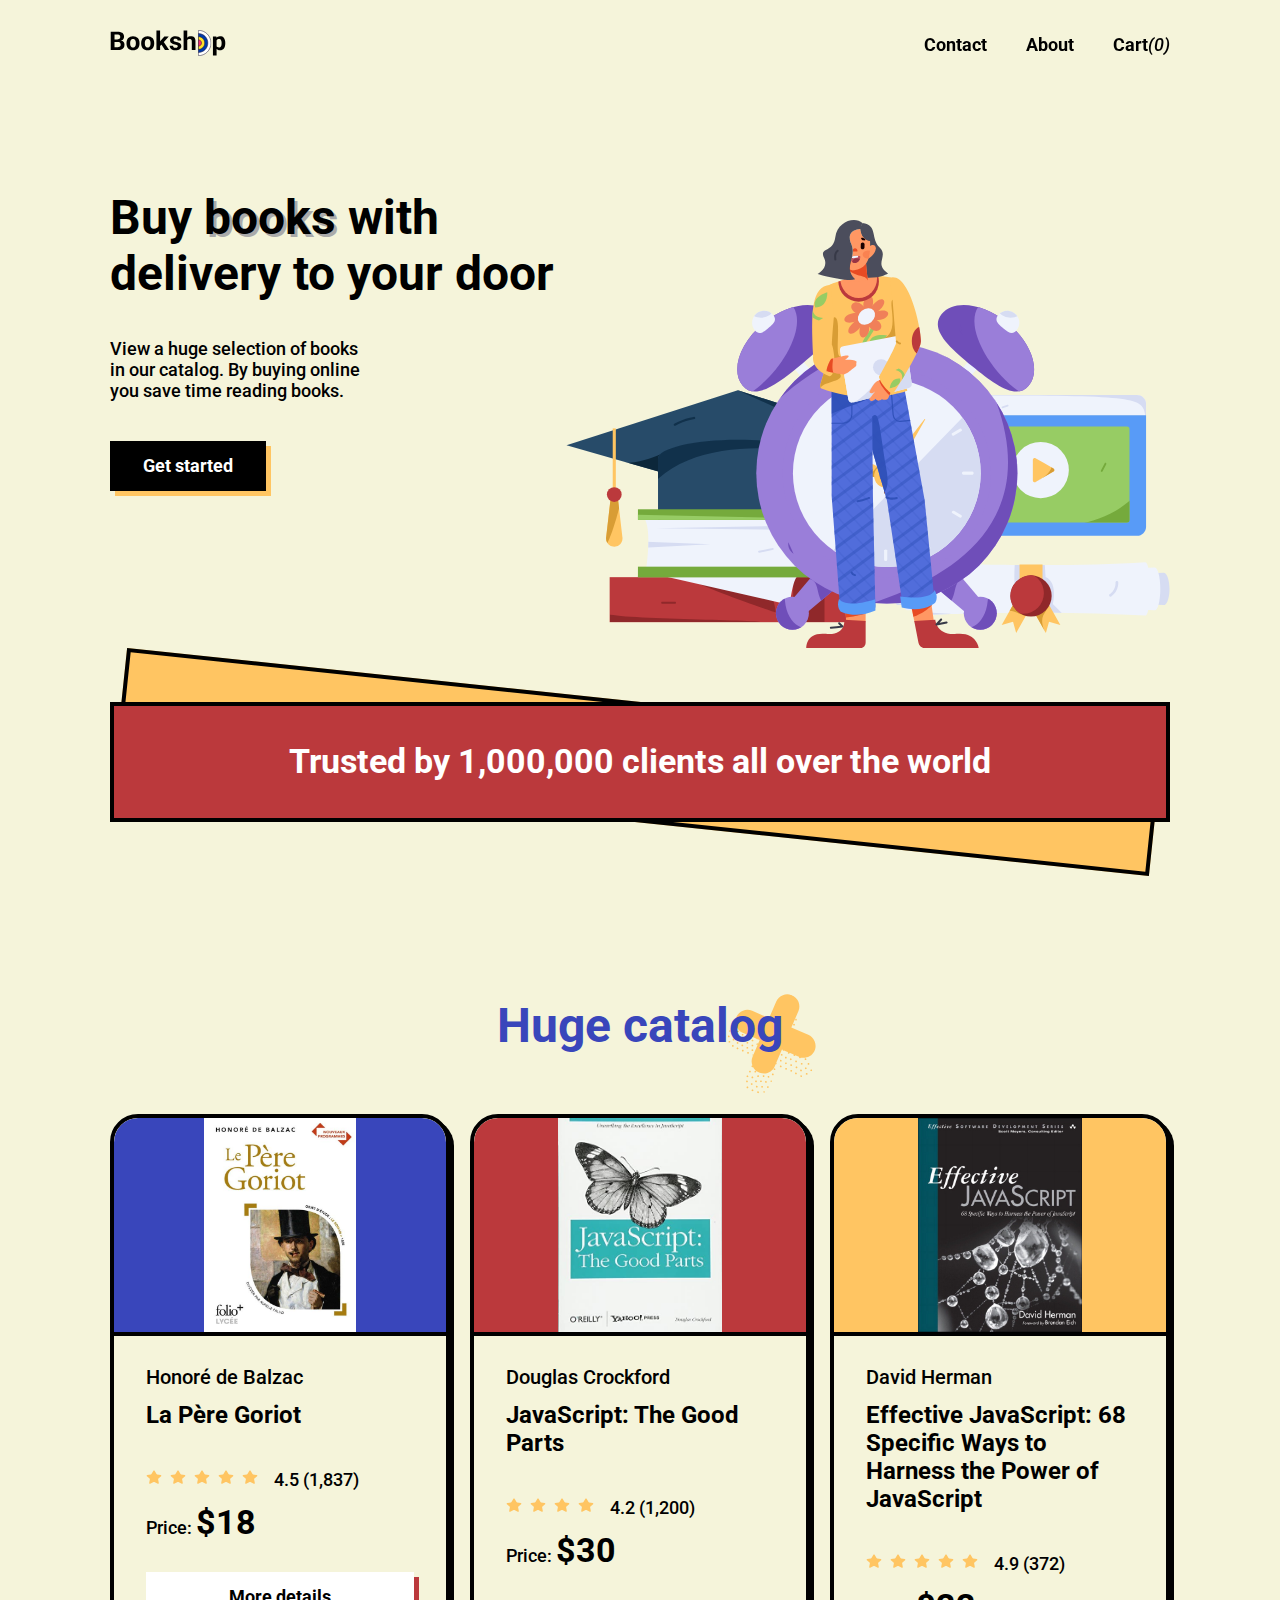
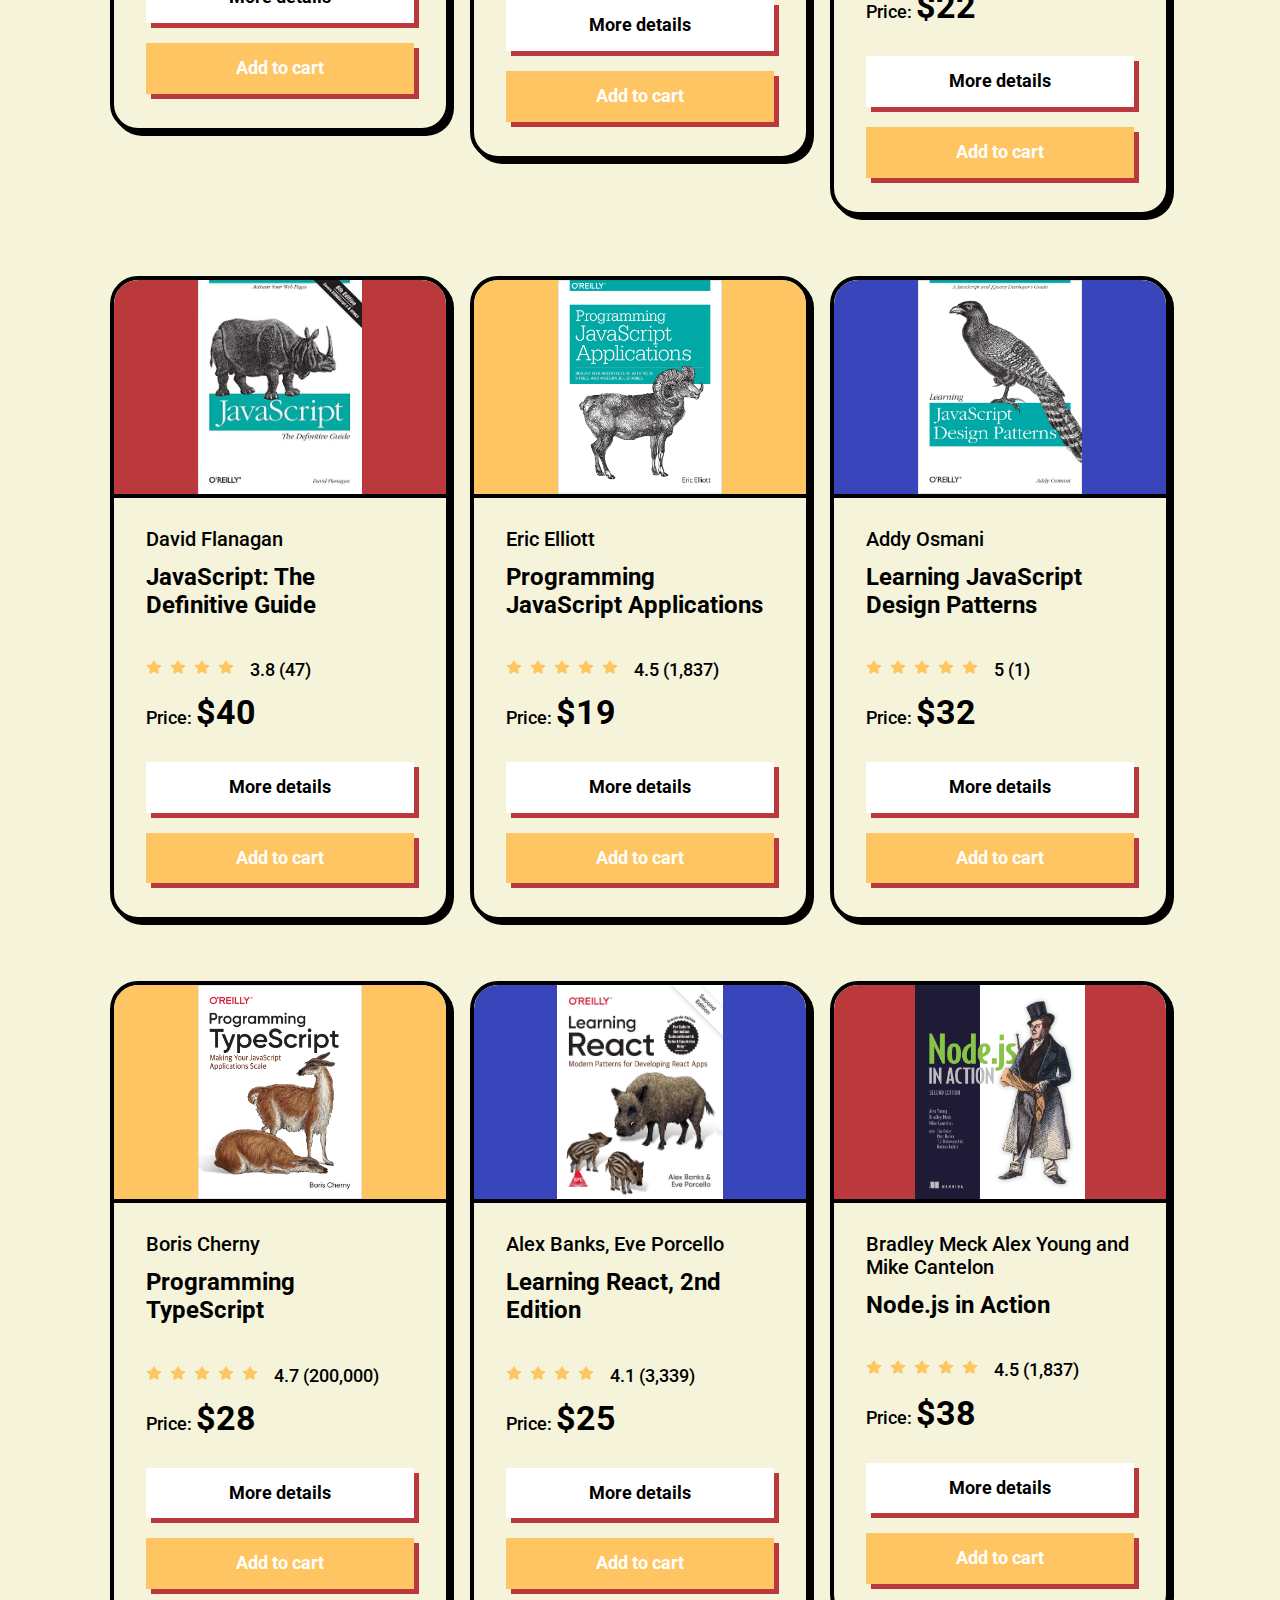
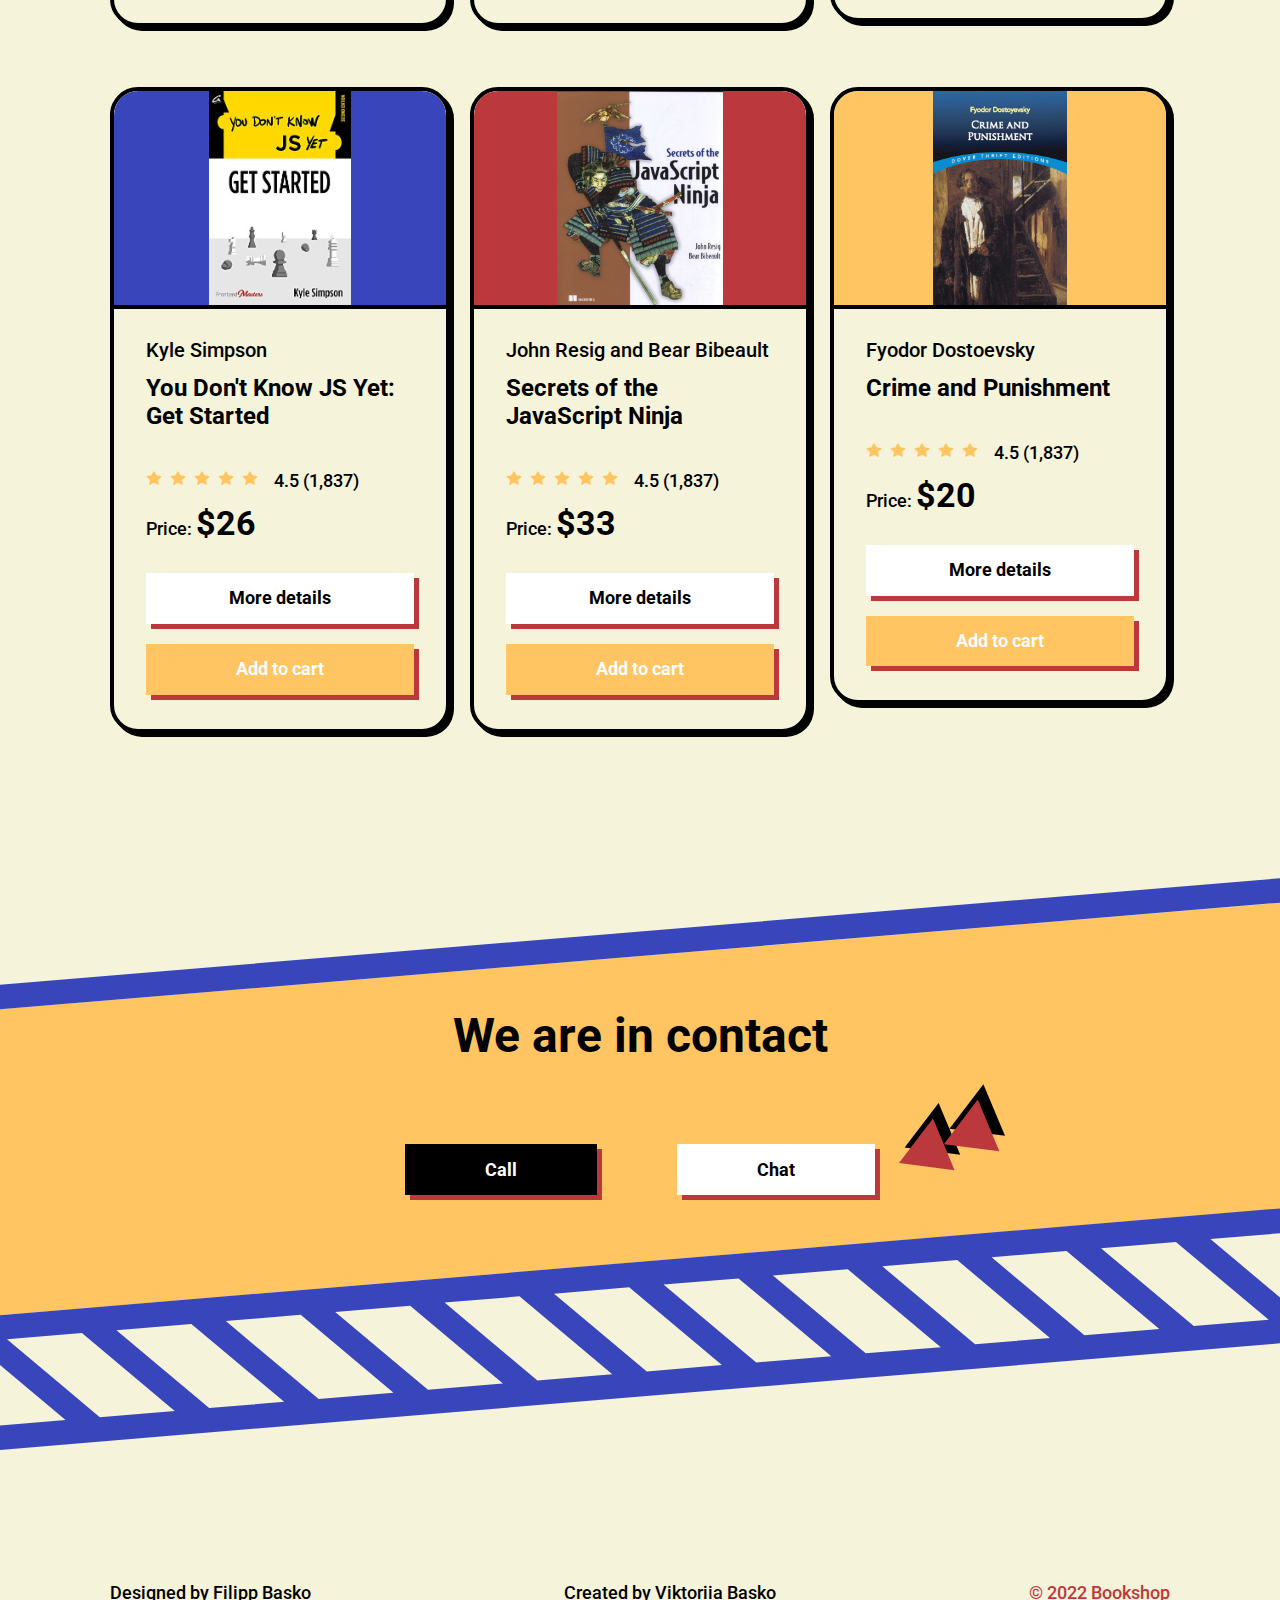
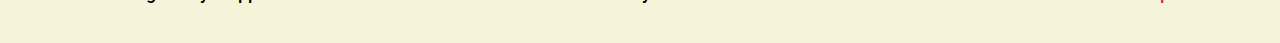
<file: pages/main/index.html>
<!DOCTYPE html>
<html lang="en">
  <head>
    <meta charset="UTF-8" />
    <meta http-equiv="X-UA-Compatible" content="IE=edge" />
    <meta name="viewport" content="width=device-width, initial-scale=1.0" />
    <title>Bookshop</title>
    <link rel="stylesheet" href="../../assets/styles/normalize.css" />
    <link rel="stylesheet" href="../../assets/styles/general.css" />
    <link rel="stylesheet" href="../main/style.css" />
  </head>
  <body>
    <div class="wrapper" id="wrapper"></div>
    <script src="../main/script.js" defer></script>
    <script src="../main/interaction.js" defer></script>
  </body>
</html>
</file>
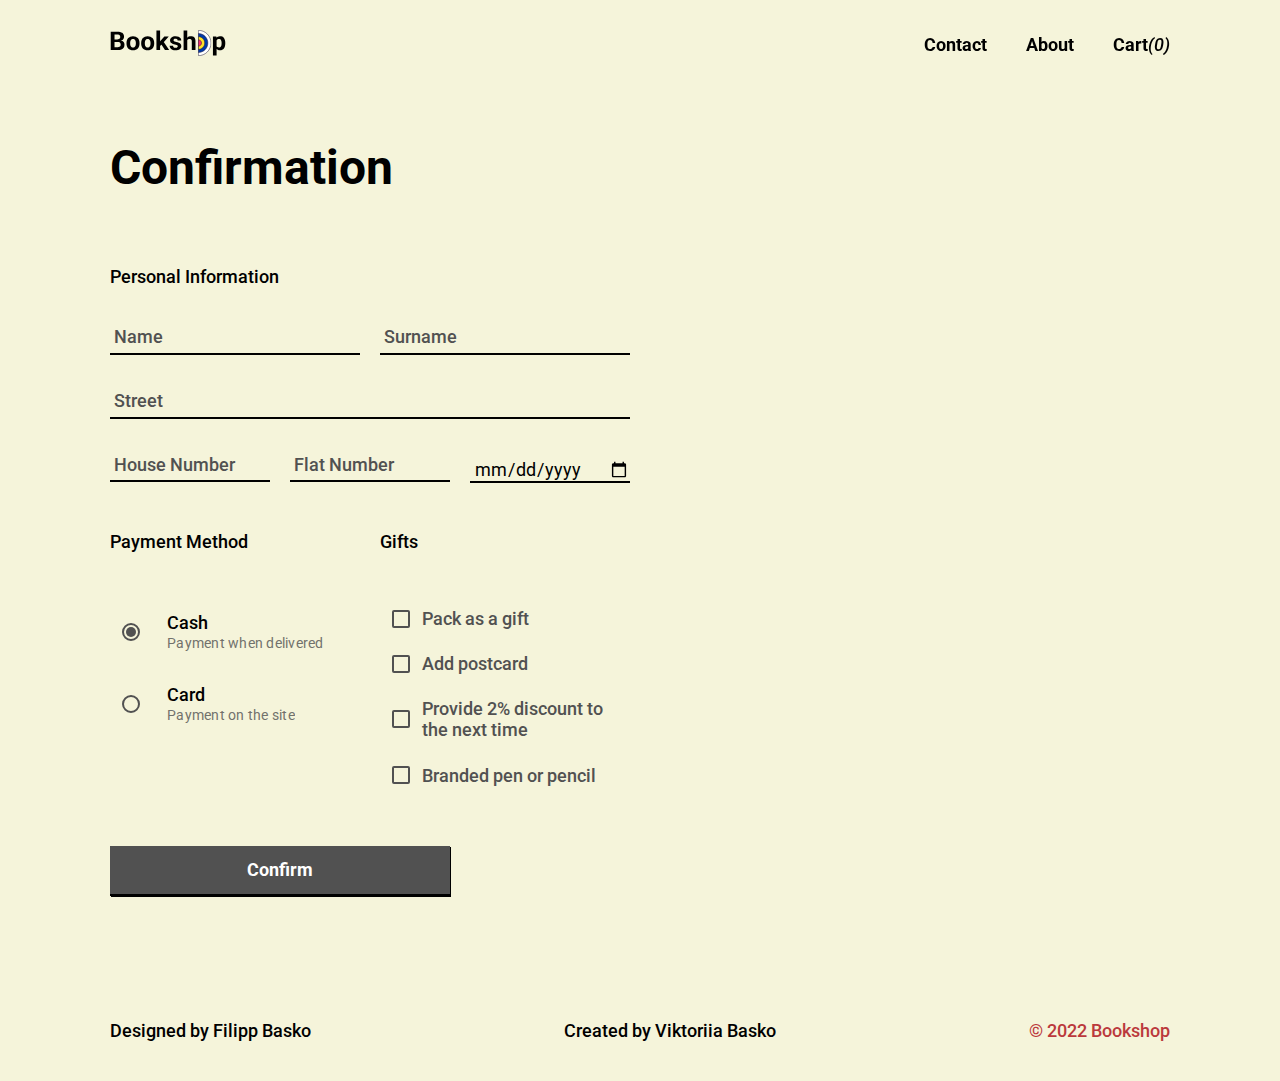
<file: pages/order/index.html>
<!DOCTYPE html>
<html lang="en">
  <head>
    <meta charset="UTF-8" />
    <meta http-equiv="X-UA-Compatible" content="IE=edge" />
    <meta name="viewport" content="width=device-width, initial-scale=1.0" />
    <title>Bookshop</title>
    <link rel="stylesheet" href="../../assets/styles/normalize.css" />
    <link rel="stylesheet" href="../../assets/styles/general.css" />
    <link rel="stylesheet" href="../order/style.css" />
  </head>
  <body>
    <div class="wrapper" id="wrapper">
      <header class="header" id="header">
        <div class="container">
          <a class="logo" href="https://vbasko.github.io/book-shop/pages/main/"
            ><img src="../../assets/images/logo.svg"
          /></a>
          <nav>
            <ul class="nav-links">
              <li class="nav-link">
                <a href="https://vbasko.github.io/book-shop/pages/main/#contact"
                  >Contact</a
                >
              </li>
              <li class="nav-link">
                <a href="https://vbasko.github.io/book-shop/pages/main/#about"
                  >About</a
                >
              </li>
              <li class="nav-link">
                <a href="/" id="cart-link">Cart</a
                ><span id="items-in-cart"></span>
              </li>
            </ul>
          </nav>
        </div>
      </header>
      <main>
        <section>
          <div class="container">
            <h2>Confirmation</h2>
            <form
              class="confirmation-form"
              name="myForm"
              id="myForm"
              autocomplete="off"
            >
              <section>
                <h3>Personal Information</h3>
                <div class="personal-info">
                  <div class="name-surname">
                    <div class="label-input">
                      <input type="text" name="name" id="name" required />
                      <label for="name"> Name </label>
                      <span class="invalid-message">The field is invalid</span>
                    </div>
                    <div class="label-input">
                      <input type="text" name="surname" id="surname" required />
                      <label for="surname"> Surname </label>
                      <span class="invalid-message">The field is invalid</span>
                    </div>
                  </div>
                  <div class="label-input">
                    <input type="text" name="street" id="street" required />
                    <label for="street"> Street </label>
                    <span class="invalid-message">The field is invalid</span>
                  </div>
                  <div class="house-flat-date">
                    <div class="label-input">
                      <input type="text" name="house" id="house" required />
                      <label for="house">House Number</label>
                      <span class="invalid-message">The field is invalid</span>
                    </div>
                    <div class="label-input">
                      <input type="text" name="flat" id="flat" required />
                      <label for="flat">Flat Number</label>
                      <span class="invalid-message">The field is invalid</span>
                    </div>
                    <div class="label-input">
                      <input type="date" name="date" id="date" required />
                      <label for="date">Delivery Date</label>
                      <span class="invalid-message">The field is invalid</span>
                    </div>
                  </div>
                </div>
              </section>
              <div class="payment-gifts">
                <section>
                  <h3>Payment Method</h3>
                  <div class="label-input-radio">
                    <input
                      type="radio"
                      name="payment"
                      id="cash"
                      required
                      checked
                    />
                    <label for="cash">
                      <span>Cash</span>
                      <span class="small">Payment when delivered</span>
                    </label>
                  </div>
                  <div class="label-input-radio">
                    <input type="radio" name="payment" id="card" />
                    <label for="card">
                      <span>Card</span>
                      <span class="small">Payment on the site</span>
                    </label>
                  </div>
                </section>
                <section>
                  <h3>Gifts</h3>
                  <div class="label-input-gifts">
                    <input type="checkbox" name="gift" id="pack" value="pack" />
                    <label for="pack">Pack as a gift</label>
                  </div>
                  <div class="label-input-gifts">
                    <input
                      type="checkbox"
                      name="gift"
                      id="postcard"
                      value="postcard"
                    />
                    <label for="postcard">Add postcard</label>
                  </div>
                  <div class="label-input-gifts">
                    <input
                      type="checkbox"
                      name="gift"
                      id="discount"
                      value="discount"
                    />
                    <label for="discount"
                      >Provide 2% discount to the next time
                    </label>
                  </div>
                  <div class="label-input-gifts">
                    <input
                      type="checkbox"
                      name="gift"
                      id="merch"
                      value="merch"
                    />
                    <label for="merch">Branded pen or pencil</label>
                  </div>
                </section>
              </div>
              <input
                type="submit"
                value="Confirm"
                class="btn btn-yellow"
                id="form-submit-btn"
                disabled
              />
            </form>
          </div>
        </section>
      </main>
      <footer class="footer">
        <div class="container">
          <a
            href="https://www.linkedin.com/in/filipp-basko-379175236/"
            target="_blank"
            >Designed by Filipp Basko</a
          ><a href="https://www.linkedin.com/in/vbasko/" target="_blank"
            >Created by Viktoriia Basko</a
          >
          <p class="copy">© 2022 Bookshop</p>
        </div>
      </footer>
      <div class="cart" id="cart">
        <div class="cart-header">
          <p>Cart</p>
          <button class="close-btn" id="close-cart-btn">&times;</button>
        </div>
        <div class="cart-body" id="cart-body"></div>
        <p class="total-price" id="total-price"></p>
        <a
          class="btn btn-yellow go-to-checkout"
          id="go-to-checkout"
          href="https://vbasko.github.io/book-shop/pages/main/"
          >Homepage</a
        >
      </div>
      <div class="overlay" id="cart-overlay"></div>
    </div>
    <script src="../order/script.js" defer></script>
    <script src="../../pages/main/interaction.js" defer></script>
  </body>
</html>
</file>
<file: assets/styles/general.css>
@import url("https://fonts.googleapis.com/css2?family=Roboto:wght@500;700&display=swap");

:root {
  --transition: 0.3s all ease;
  --color-beije: #f5f4da;
  --color-black: #000;
  --color-white: #fff;
  --color-red: #bb393c;
  --color-yellow: #ffc562;
  --color-blue: #3946bb;
  --border: 4px solid var(--color-black);
}

html {
  scroll-behavior: smooth;
}

body {
  background: var(--color-beije);
  font-family: "Roboto";
  font-style: normal;
  font-weight: 500;
  font-size: 18px;
  line-height: 1.17;
  overflow-x: hidden;
}

*,
::before,
::after {
  margin: 0;
  padding: 0;
  box-sizing: border-box;
}

::-webkit-scrollbar {
  width: 10px;
}

/* Track */
::-webkit-scrollbar-track {
  background: #f1f1f1;
}

/* Handle */
::-webkit-scrollbar-thumb {
  background: rgba(255, 197, 98, 0.8);
  border-radius: 10px;
  transition: var(--transition);
}

/* Handle on hover */
::-webkit-scrollbar-thumb:hover {
  background: #ffc562;
}

.wrapper {
  display: flex;
  flex-direction: column;
  min-height: 100vh;
}

.container {
  max-width: 1060px;
  margin: 0 auto;
}

main {
  flex: 1 0 auto;
  padding-top: 90px;
}

h1,
h2 {
  font-size: 3rem;
  line-height: 1.17;
  font-weight: 700;
  margin: 0;
}

ul {
  list-style: none;
}

a {
  text-decoration: none;
  color: inherit;
}

a:hover {
  text-decoration: underline;
}

button {
  background: none;
  outline: none;
  border: none;
}

header .container {
  display: flex;
  justify-content: space-between;
  height: 90px;
  align-items: center;
}

header {
  box-shadow: 0px 4px 0px transparent;
  position: fixed;
  top: 0;
  left: 0;
  right: 0;
  background: var(--color-beije);
  transition: var(--transition);
  z-index: 5;
}

header.active {
  box-shadow: 0px 4px 0px var(--color-black);
}

header ul {
  display: flex;
  gap: 39px;
  font-weight: 700;
}

#items-in-cart {
  font-weight: 500;
  font-style: italic;
}

.btn {
  display: inline-block;
  font-weight: 700;
  box-shadow: 5px 5px 0px var(--color-red);
  transition: var(--transition);
}

.btn:hover {
  box-shadow: 3px 3px 0px var(--color-red);
  cursor: pointer;
}

/* Cart */

.overlay {
  background-color: transparent;
  z-index: 7;
  top: 0;
  left: 0;
  right: 0;
  bottom: 0;
  position: fixed;
  transform: scale(0);
  transition: 0.3s ease-in-out all;
}

.overlay.active {
  transform: scale(1);
}

.cart {
  background-color: var(--color-white);
  z-index: 10;
  position: fixed;
  right: -540px;
  top: 0;
  transition: 0.3s ease-in-out all;
  border-left: var(--border);
  border-right: var(--border);
  width: 520px;
  height: 100vh;
  overflow-y: auto;
  display: flex;
  flex-direction: column;
}

.cart.active {
  right: 0;
}

.cart-body {
  background-color: var(--color-white);
}

.cart-header {
  min-height: 94px;
  display: flex;
  justify-content: space-between;
  align-items: center;
  font-weight: 700;
  border-bottom: var(--border);
}

.cart-header p {
  padding-left: 18px;
}

.cart-header button {
  padding: 0 27px;
  height: 100%;
}

.cart-book-img {
  width: 160px;
  display: flex;
  justify-content: center;
  align-items: center;
  border-right: var(--border);
}

.cart-book-img img {
  width: auto;
  height: 193px;
}

.cart-book {
  border-bottom: var(--border);
  display: grid;
  grid-template-columns: 160px auto 70px;
  min-height: 193px;
  max-height: fit-content;
}

.empty-message {
  text-align: center;
  margin-top: 30px;
  font-size: 24px;
}

.cart-book-details {
  display: flex;
  flex-direction: column;
  padding-top: 47px;
  padding-left: 20px;
}

.x-price {
  display: flex;
  flex-direction: column;
  text-align: right;
  padding-bottom: 13px;
  justify-content: space-between;
  height: 100%;
}

.remove-btn {
  font-size: 48px;
  line-height: 1;
  cursor: pointer;
  padding-right: 27px;
  text-align: right;
  color: var(--color-red);
}

.price-in-cart {
  padding-right: 11px;
  font-weight: 700;
  font-size: 34px;
  line-height: 40px;
}

.total-price {
  font-weight: 700;
  font-size: 34px;
  line-height: 40px;
  margin-top: 24px;
  text-align: right;
  padding-right: 11px;
}

.hidden {
  display: none;
}

.go-to-checkout {
  padding: 14px 85.5px;
  align-self: center;
  justify-self: center;
  margin-top: 24px;
  text-decoration: none;
}

.go-to-checkout:hover {
  text-decoration: none;
}

.blue {
  background: var(--color-blue);
}

.red {
  background: var(--color-red);
}

.yellow {
  background: var(--color-yellow);
}

.author {
  font-size: 1.25rem;
  line-height: 1.15;
  margin-bottom: 0.75rem;
}

.title {
  font-weight: 700;
  font-size: 1.5rem;
  margin-bottom: 2.5rem;
}

.btn-yellow {
  color: var(--color-white);
  background: var(--color-yellow);
  margin-bottom: 34px;
}

footer .container {
  display: flex;
  justify-content: space-between;
  padding-top: 40px;
  padding-bottom: 40px;
}

.copy {
  color: var(--color-red);
}

.close-btn {
  font-size: 48px;
  line-height: 1;
  cursor: pointer;
  border-left: var(--border);
  padding-left: 27px;
}
</file>
<file: pages/main/style.css>
.section-first {
  padding-top: 100px;
}

.section-first .container {
  display: grid;
  grid-template-columns: 43% 57%;
}

.section-first .right {
  padding-top: 30px;
}

.section-first img {
  max-width: 100%;
}

.section-first h1 span {
  text-shadow: 3px 3px #aaa;
}

.section-first h1 {
  margin-bottom: 36px;
  max-width: 447px;
}

.section-first p {
  max-width: 260px;
  margin-bottom: 40px;
}

.get-started {
  text-decoration: none;
  background: var(--color-black);
  padding: 14px 33px;
  color: var(--color-white);
  box-shadow: 5px 5px 0px var(--color-yellow);
  transition: var(--transition);
}

.get-started:hover,
.get-started:active {
  text-decoration: none;
}

.get-started:hover {
  box-shadow: 3px 3px 0px var(--color-yellow);
}

.get-started:active {
  box-shadow: 1px 1px 0px var(--color-yellow);
}

.section-second {
  height: 228px;
  padding-top: 50px;
  position: relative;
}

.section-second h2 {
  font-size: 2.125rem;
  line-height: 1.17;
  color: var(--color-white);
  text-align: center;
  background-color: var(--color-red);
  padding: 36px;
  border: var(--border);
}

.section-second .container div {
  position: absolute;
  height: 120px;
  width: 98%;
  max-width: 1040px;
  margin-left: 8px;
  background: var(--color-yellow);
  border: var(--border);
  transform: rotate(6deg);
  z-index: -1;
}

.section-third {
  padding-top: 118px;
}

.section-third h2 {
  color: var(--color-blue);
  text-align: center;
  position: relative;
  margin-bottom: 60px;
}

.section-third h2::after {
  content: url(../../assets/images/catalog-title-decor.svg);
  position: absolute;
  top: -20px;
  left: 600px;
  z-index: -1;
}

.catalog {
  display: grid;
  grid-template-columns: repeat(3, 1fr);
  column-gap: 1.25rem;
  row-gap: 3.75rem;
}

.book-card {
  background: var(--color-beije);
  border: var(--border);
  box-shadow: 4px 4px 0px var(--color-black);
  border-radius: 28px;
  overflow: hidden;
  height: fit-content;
}

.book-image {
  text-align: center;
  border-bottom: 4px solid #000000;
  height: 13.625rem;
  border-radius: 24px 24px 0 0;
  width: 100%;
}

.book-image img {
  max-height: 100%;
}

.book-text {
  padding: 1.875rem 2rem 0;
}

.rating {
  display: flex;
  margin-bottom: 0.75rem;
}

.stars {
  display: flex;
  gap: 0.5rem;
  margin-right: 1rem;
}

.stars img {
  width: 1rem;
  height: 1rem;
}

.book-text .price,
.modal-body .price {
  display: flex;
  gap: 0.25rem;
  align-items: flex-end;
  margin-bottom: 30px;
}

.book-text .price p,
.modal-body .price p {
  padding-bottom: 4px;
}

.book-text .price span,
.modal-body .price span {
  font-weight: 700;
  font-size: 34px;
  line-height: 40px;
}

.book-card .btn {
  display: inline-block;
  width: 100%;
  padding: 15px 0;
}

.btn-white {
  background: var(--color-white);
  margin-bottom: 20px;
}

.section-fourth {
  background-image: url(../../assets/images/background.svg);
  background-position: center;
  background-repeat: no-repeat;
  background-size: 100% 100%;
  height: 809px;
}

.section-fourth h2 {
  padding-top: 275px;
  text-align: center;
  margin-bottom: 80px;
}

.section-fourth .buttons {
  display: flex;
  align-items: center;
  justify-content: center;
  gap: 80px;
}

.section-fourth .btn {
  display: inline-block;
  margin: 0;
  padding: 15px 80px;
}

.section-fourth .btn:hover,
.section-fourth .btn:active {
  text-decoration: none;
}

.btn-black {
  background: var(--color-black);
  color: var(--color-white);
}

.section-fourth .btn-white {
  position: relative;
}

.section-fourth .btn-white::after {
  content: url(../../assets/images/chat-btn-decor.svg);
  position: absolute;
  top: -60px;
  right: -130px;
}

@media screen and (max-width: 1090px) {
  .container {
    max-width: 900px;
    padding-left: 1rem;
    padding-right: 1rem;
  }

  .section-second .container div {
    width: 90%;
    left: 50%;
    top: 50%;
    transform-origin: top left;
    transform: rotate(6deg) translate(-50%, -50%);
  }

  .rating {
    flex-direction: column;
  }

  .stars {
    margin-bottom: 0.5rem;
  }

  .section-fourth {
    height: 600px;
  }

  .section-fourth h2 {
    padding-top: 210px;
    margin-bottom: 30px;
  }
}

@media screen and (max-width: 768px) {
  body {
    font-size: 16px;
  }

  .logo img {
    width: 100px;
  }

  header {
    height: 80px;
  }

  .section-first {
    padding-top: 80px;
  }

  .section-first .container {
    grid-template-columns: 1fr;
  }

  .section-first .right {
    display: none;
  }

  .section-first .left {
    display: flex;
    flex-direction: column;
    align-items: center;
    text-align: center;
  }

  .section-first .left h1,
  .section-first .left p {
    max-width: 100%;
  }

  .btn.get-started {
    width: 40%;
  }

  .container {
    max-width: 100%;
    padding-left: 16px;
    padding-right: 16px;
  }

  h1 {
    font-size: 2.5rem;
  }

  h2 {
    font-size: 1.75rem !important;
  }

  .section-third {
    padding-top: 60px;
  }

  .section-third h2::after {
    left: 50%;
    top: 50%;
    transform: translate(-50%, -50%);
  }

  .catalog {
    grid-template-columns: repeat(2, 1fr);
    column-gap: 1rem;
    row-gap: 3rem;
  }

  .book-card .title {
    margin-bottom: 1.5rem;
  }

  .section-third {
    margin-bottom: 2rem;
  }

  .section-fourth {
    background-image: linear-gradient(
      165deg,
      transparent 50%,
      var(--color-yellow) 50%
    );
    height: auto;
    padding-top: 3rem;
    padding-bottom: 3rem;
  }

  .section-fourth h2 {
    padding-top: 0;
  }

  .section-fourth .btn::after {
    display: none;
  }

  footer {
    margin-top: -1px;
    background: var(--color-yellow);
  }
}

@media screen and (max-width: 480px) {
  header .nav-link:not(:last-child) {
    display: none;
  }

  .catalog {
    grid-template-columns: 1fr;
  }

  .rating {
    flex-direction: row;
  }

  .section-second .container div {
    display: none;
  }

  .buttons {
    display: flex;
    flex-direction: column;
  }

  .btn.get-started {
    width: 100%;
  }

  .section-second h2 {
    font-size: 1.5rem !important;
    padding: 1.25rem;
  }

  footer .container {
    flex-direction: column;
    text-align: center;
    gap: 1rem;
  }
}

.modal {
  background-color: var(--color-white);
  z-index: 10;
  position: fixed;
  left: 50%;
  top: 50%;
  transform: translate(-50%, -50%) scale(0);
  transition: 0.3s ease-in-out all;
  border: var(--border);
  width: 90%;
  max-width: 1060px;
  box-shadow: 4px 4px 0px #000000;
  border-radius: 20px;
}

.modal.active {
  transform: translate(-50%, -50%) scale(1);
}

.modal-header {
  padding: 0 24px;
  display: flex;
  justify-content: space-between;
  font-weight: 700;
  font-size: 24px;
  line-height: 28px;
  align-items: center;
  border-bottom: var(--border);
}

.modal-body {
  display: grid;
  grid-template-columns: 32% 68%;
}

.modal-body .body-left {
  border-right: var(--border);
}

.modal-image {
  display: flex;
  justify-content: center;
  border-bottom: var(--border);
}

.modal-text {
  padding: 30px 40px;
}

.modal-body .body-right {
  display: grid;
  grid-template-rows: 67% 33%;
}

.modal-body .body-right .right-top {
  border-bottom: var(--border);
  display: flex;
  justify-content: center;
  align-items: center;
  padding: 24px;
}

.right-bottom {
  display: flex;
  align-items: center;
}

.right-bottom > div {
  height: 100%;
}

.right-bottom .price {
  border-right: var(--border);
  margin-bottom: 0;
  align-items: center;
  padding-left: 23px;
  padding-right: 46px;
}

.right-bottom .price p {
  margin-top: 15px;
}

.right-bottom .btnWrap {
  display: flex;
  justify-content: center;
  align-items: center;
  width: 100%;
}

.right-bottom .btn {
  margin-bottom: 0;
  padding: 14px 85.5px;
}
</file>
<file: pages/order/style.css>
section {
  padding: 50px 0;
}

h2 {
  margin-bottom: 70px;
}

.confirmation-form {
  display: flex;
  flex-direction: column;
  gap: 48px;
  max-width: 520px;
}

.confirmation-form section {
  margin: 0;
  padding: 0;
  color: #515151;
}

.confirmation-form h3 {
  font-weight: 500;
  margin-bottom: 44px;
  color: var(--color-black);
  font-size: 18px;
}

.personal-info {
  display: flex;
  flex-direction: column;
  gap: 40px;
}

.label-input {
  position: relative;
  width: 100%;
}

.label-input label {
  position: absolute;
  bottom: 8px;
  left: 0;
  transition: var(--transition);
  padding-left: 4px;
}

.name-surname,
.house-flat-date {
  display: flex;
  gap: 20px;
  width: 100%;
}

input {
  width: 100%;
  background: transparent;
  border: none;
  border-bottom: 2px solid #000000;
  outline: none;
  padding-left: 4px;
  transition: var(--transition);
}

input:focus {
  border-color: var(--color-blue);
}

input:focus + label {
  color: var(--color-blue);
}

.label-input input:focus + label,
.label-input input:valid + label {
  bottom: 24px;
  font-size: 14px;
}

.label-input.invalid label {
  bottom: 24px;
  font-size: 14px;
  color: var(--color-red);
}

.label-input.invalid input {
  border-color: var(--color-red);
  color: var(--color-red);
}

.label-input .invalid-message {
  opacity: 0;
  transition: var(--transition);
  color: var(--color-red);
  position: absolute;
  bottom: -20px;
  left: 0;
  z-index: 5;
  font-size: 11px;
}

.label-input.invalid .invalid-message {
  opacity: 1;
}

input[type="date"] + label {
  opacity: 0;
}

input[type="date"]:valid + label {
  opacity: 1;
}

input[type="submit"] {
  padding: 14px 85.5px;
  max-width: 340px;
}

input[type="submit"]:disabled {
  background: #515151;
  box-shadow: 1px 1px 0px #000000;
}

.payment-gifts {
  display: flex;
  gap: 20px;
}

.payment-gifts section {
  width: 100%;
}

.label-input-radio {
  display: flex;
  align-items: center;
  padding-left: 12px;
  gap: 27px;
  height: 72px;
}

input[type="radio"] {
  -webkit-appearance: none;
  appearance: none;
  background-color: transparent;
  margin: 0;
  min-width: 18px;
  max-width: 18px;
  height: 18px;
  border-radius: 50%;
  border: 2px solid #515151;
  outline: none;
  position: relative;
}

input[type="radio"]::after {
  content: "";
  position: absolute;
  width: 10px;
  height: 10px;
  background: #515151;
  border-radius: 50%;
  top: 2px;
  left: 2px;
  opacity: 0;
  transition: var(--transition);
}

input[type="radio"]:checked::after {
  opacity: 1;
}

.label-input-radio label {
  width: 100%;
}

.label-input-radio label span {
  display: block;
  font-weight: 500;
  font-size: 18px;
  line-height: 1.17;
  color: #000000;
}

.label-input-radio label span.small {
  font-weight: 400;
  font-size: 14px;
  line-height: 20px;
  letter-spacing: 0.25px;
  color: #515151;
  opacity: 0.8;
}

.label-input-gifts {
  display: flex;
  align-items: center;
  padding: 12px;
  gap: 12px;
}

.label-input-gifts input {
  -webkit-appearance: none;
  appearance: none;
  min-width: 18px;
  max-width: 18px;
  min-height: 18px;
  max-height: 18px;
  background-color: transparent;
  border: 2px solid #515151;
  outline: none;
  color: #000000;
  position: relative;
  border-radius: 2px;
  transition: var(--transition);
}

.label-input-gifts input::after {
  content: url(../../assets/images/checkmark.svg);
  position: absolute;
  bottom: -2px;
  left: 1px;
  opacity: 0;
  transition: var(--transition);
}

.label-input-gifts input:checked {
  background-color: var(--color-blue);
  border-color: var(--color-blue);
}

.label-input-gifts input:checked::after {
  opacity: 1;
}
</file>
